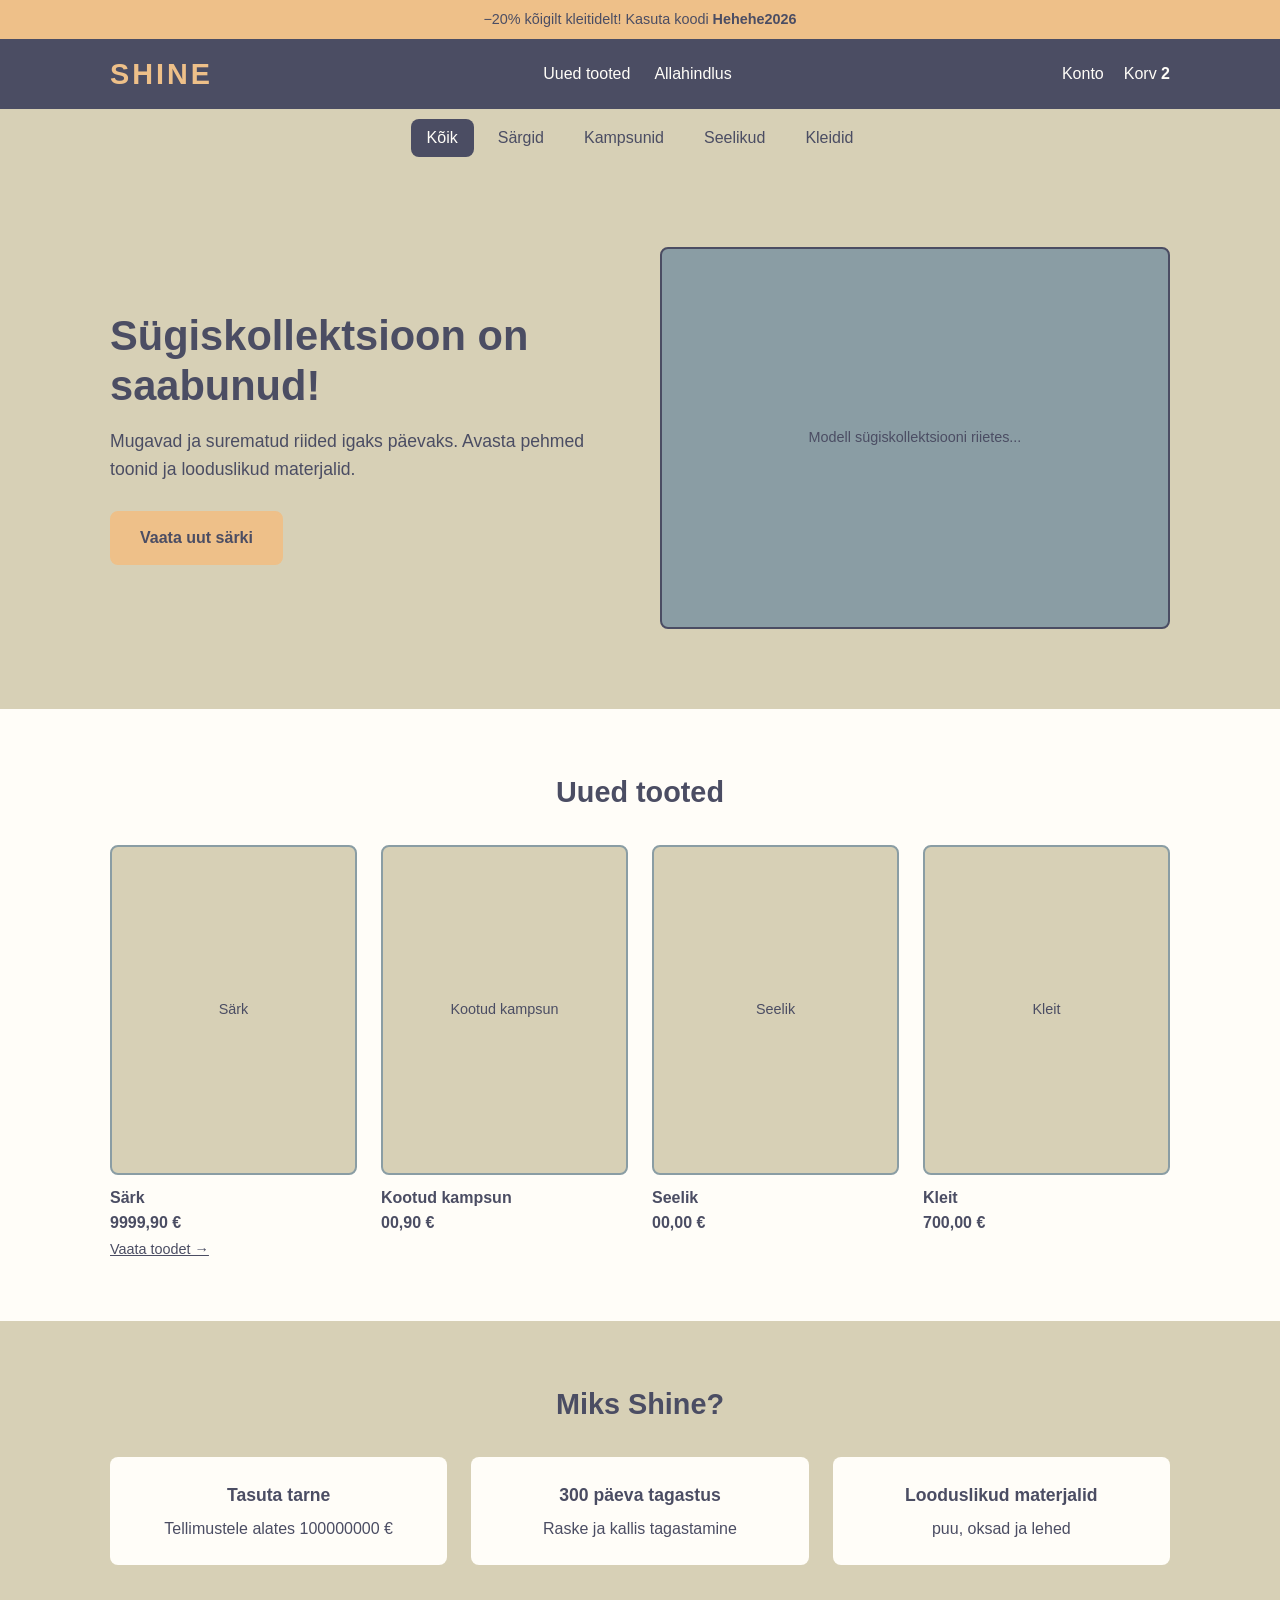
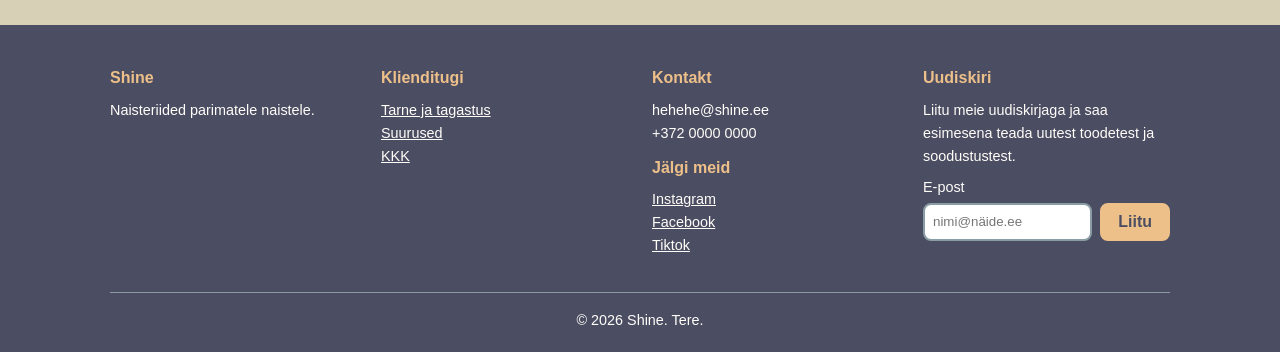
<file: index.html>
<!DOCTYPE html>
<html lang="et">
<head>
  <meta charset="UTF-8">
  <meta name="viewport" content="width=device-width, initial-scale=1.0">
  <title>Shine – naisteriiete pood</title>
  <link rel="stylesheet" href="style.css">
</head>
<body>

  <p class="soodusriba">−20% kõigilt kleitidelt! Kasuta koodi <strong>Hehehe2026</strong></p>

  <header class="pais">
    <div class="konteiner">
      <a href="index.html" class="logo">SHINE</a>
      <nav aria-label="Peamenüü">
        <ul class="menuu">
          <li><a href="#uued">Uued tooted</a></li>
          <li><a href="#">Allahindlus</a></li>
        </ul>
      </nav>
      <div class="pais-lingid">
        <a href="#">Konto</a>
        <a href="korv.html" class="korvi-link">Korv <span class="korvi-arv">2</span></a>
      </div>
    </div>
  </header>
  <nav class="kategooriad" aria-label="Kategooriad">
    <ul class="konteiner">
      <li><a href="index.html#uued" class="aktiivne">Kõik</a></li>
      <li><a href="#">Särgid</a></li>
      <li><a href="#">Kampsunid</a></li>
      <li><a href="#">Seelikud</a></li>
      <li><a href="#">Kleidid</a></li>
    </ul>
  </nav>

  <main>
    <section class="avaplokk">
      <div class="konteiner">
        <div>
          <h1>Sügiskollektsioon on saabunud!</h1>
          <p>Mugavad ja surematud riided igaks päevaks. Avasta pehmed toonid ja looduslikud materjalid.</p>
          <a href="toode.html" class="nupp">Vaata uut särki</a>
        </div>
        <div class="pilt">Modell sügiskollektsiooni riietes...</div>
      </div>
    </section>

    <section class="sektsioon" id="uued">
      <div class="konteiner">
        <h2>Uued tooted</h2>

        <ul class="tooted">
          <li class="kaart">
            <a href="toode.html" class="kaart-link">
              <div class="pilt">Särk</div>
              <h3>Särk</h3>
              <p class="hind">9999,90 €</p>
              <span class="vaata">Vaata toodet →</span>
            </a>
          </li>
          <li class="kaart">
            <div class="pilt">Kootud kampsun</div>
            <h3>Kootud kampsun</h3>
            <p class="hind">00,90 €</p>
          </li>
          <li class="kaart">
            <div class="pilt">Seelik</div>
            <h3>Seelik</h3>
            <p class="hind">00,00 €</p>
          </li>
          <li class="kaart">
            <div class="pilt">Kleit</div>
            <h3>Kleit</h3>
            <p class="hind">700,00 €</p>
          </li>
        </ul>
      </div>
    </section>

    <section class="sektsioon eelised">
      <div class="konteiner">
        <h2>Miks Shine?</h2>
        <ul>
          <li><strong>Tasuta tarne</strong>Tellimustele alates 100000000 €</li>
          <li><strong>300 päeva tagastus</strong>Raske ja kallis tagastamine</li>
          <li><strong>Looduslikud materjalid</strong>puu, oksad ja lehed</li>
        </ul>
      </div>
    </section>
  </main>
  <footer class="jalus">
    <div class="konteiner">
      <div>
        <h2>Shine</h2>
        <p>Naisteriided parimatele naistele.</p>
      </div>
      <div>
        <h2>Klienditugi</h2>
        <ul>
          <li><a href="#">Tarne ja tagastus</a></li>
          <li><a href="#">Suurused</a></li>
          <li><a href="#">KKK</a></li>
        </ul>
      </div>
      <div>
        <h2>Kontakt</h2>
        <p>hehehe@shine.ee<br>+372 0000 0000</p>
        <h2 class="sotsiaal">Jälgi meid</h2>
        <ul>
          <li><a href="#">Instagram</a></li>
          <li><a href="#">Facebook</a></li>
          <li><a href="#">Tiktok</a></li>
        </ul>
      </div>
      <form class="uudiskiri">
        <h2>Uudiskiri</h2>
        <p>Liitu meie uudiskirjaga ja saa esimesena teada uutest toodetest ja soodustustest.</p>
        <label for="epost">E-post</label>
        <div class="uudiskiri-rida">
          <input type="email" id="epost" name="epost" placeholder="nimi@näide.ee" required>
          <button type="submit" class="nupp">Liitu</button>
        </div>
      </form>
      <p class="autorioigus">© 2026 Shine. Tere.</p>
    </div>
  </footer>
</body>
</html>
</file>
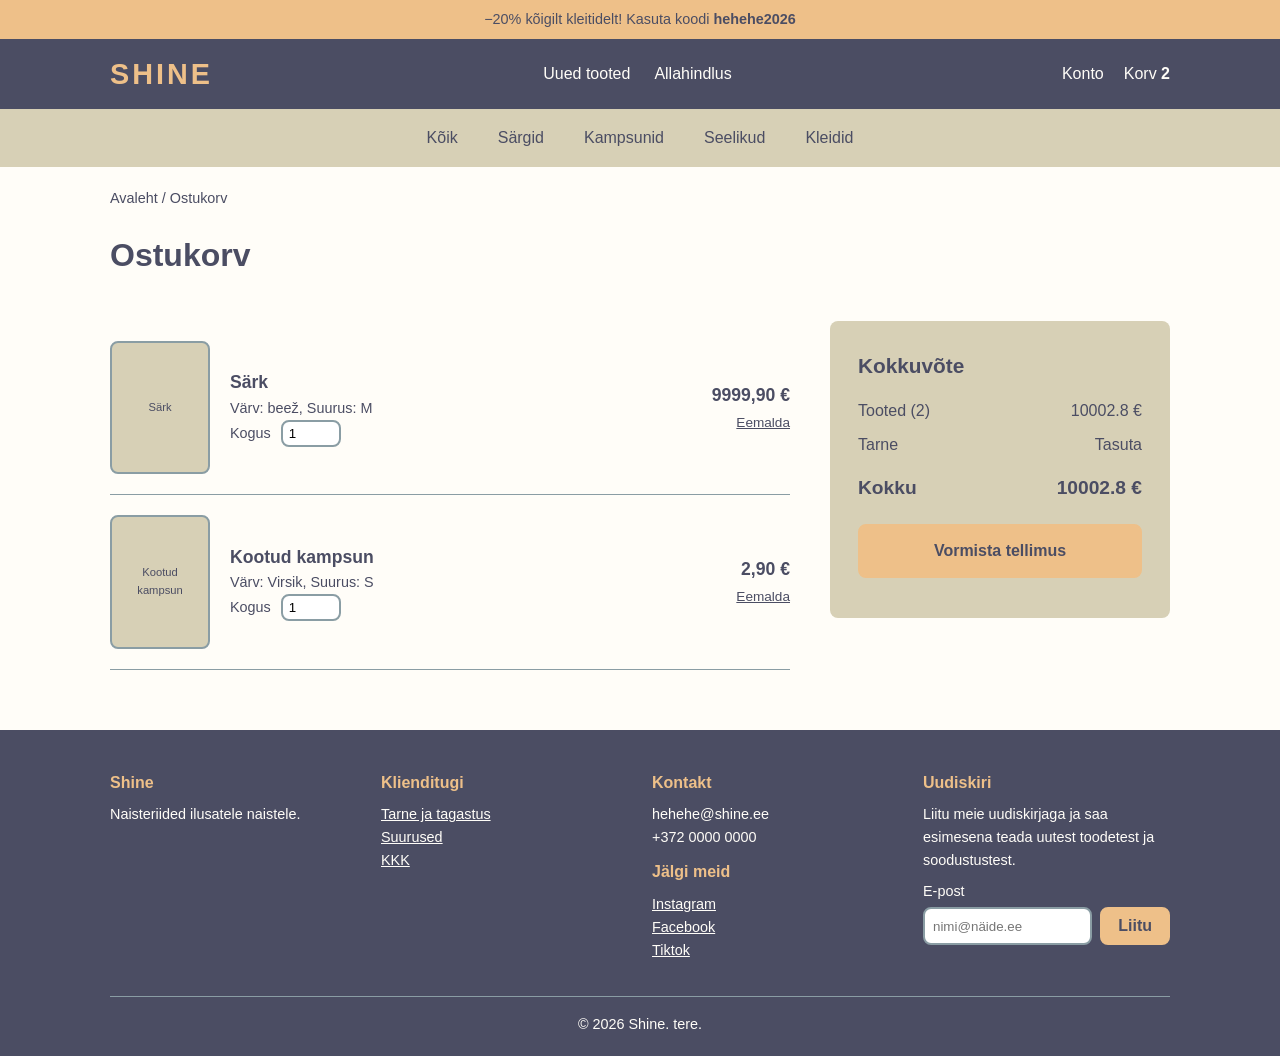
<file: korv.html>
<!DOCTYPE html>
<html lang="et">
<head>
  <meta charset="UTF-8">
  <meta name="viewport" content="width=device-width, initial-scale=1.0">
  <title>Ostukorv – Shine</title>
  <link rel="stylesheet" href="style.css">
</head>
<body>

  <p class="soodusriba">−20% kõigilt kleitidelt! Kasuta koodi <strong>hehehe2026</strong></p>

  <header class="pais">
    <div class="konteiner">
      <a href="index.html" class="logo">SHINE</a>
      <nav aria-label="Peamenüü">
        <ul class="menuu">
          <li><a href="index.html#uued">Uued tooted</a></li>
          <li><a href="#">Allahindlus</a></li>
        </ul>
      </nav>
      <div class="pais-lingid">
        <a href="#">Konto</a>
        <a href="korv.html" class="korvi-link" aria-current="page">Korv <span class="korvi-arv">2</span></a>
      </div>
    </div>
  </header>
  <nav class="kategooriad" aria-label="Kategooriad">
    <ul class="konteiner">
      <li><a href="index.html#uued">Kõik</a></li>
      <li><a href="#">Särgid</a></li>
      <li><a href="#">Kampsunid</a></li>
      <li><a href="#">Seelikud</a></li>
      <li><a href="#">Kleidid</a></li>
    </ul>
  </nav>
  <main class="konteiner">
    <nav class="asukoht" aria-label="Asukoht">
      <a href="index.html">Avaleht</a> / Ostukorv
    </nav>

    <div class="korv">
      <h1>Ostukorv</h1>

      <section aria-label="Tooted korvis">
        <ul class="korvi-tooted">
          <li class="korvi-rida">
            <div class="pilt">Särk</div>
            <div>
              <h2><a href="toode.html">Särk</a></h2>
              <p class="detailid">Värv: beež, Suurus: M</p>
              <label class="detailid">Kogus
                <input type="number" value="1" min="1" max="10" class="kogus-vali">
              </label>
            </div>
            <div class="parem">
              <p class="hind">9999,90 €</p>
              <button type="button" class="eemalda">Eemalda</button>
            </div>
          </li>

          <li class="korvi-rida">
            <div class="pilt">Kootud kampsun</div>
            <div>
              <h2>Kootud kampsun</h2>
              <p class="detailid">Värv: Virsik, Suurus: S</p>
              <label class="detailid">Kogus
                <input type="number" value="1" min="1" max="10" class="kogus-vali">
              </label>
            </div>
            <div class="parem">
              <p class="hind">2,90 €</p>
              <button type="button" class="eemalda">Eemalda</button>
            </div>
          </li>
        </ul>
      </section>

      <aside class="kokkuvote" aria-label="Tellimuse kokkuvõte">
        <h2>Kokkuvõte</h2>
        <dl>
          <dt>Tooted (2)</dt>
          <dd>10002.8 €</dd>
          <dt>Tarne</dt>
          <dd>Tasuta</dd>
          <dt class="kokku">Kokku</dt>
          <dd class="kokku">10002.8 €</dd>
        </dl>
        <a href="#" class="nupp">Vormista tellimus</a>
      </aside>
    </div>
  </main>
  <footer class="jalus">
    <div class="konteiner">
      <div>
        <h2>Shine</h2>
        <p>Naisteriided ilusatele naistele.</p>
      </div>
      <div>
        <h2>Klienditugi</h2>
        <ul>
          <li><a href="#">Tarne ja tagastus</a></li>
          <li><a href="#">Suurused</a></li>
          <li><a href="#">KKK</a></li>
        </ul>
      </div>
      <div>
        <h2>Kontakt</h2>
        <p>hehehe@shine.ee<br>+372 0000 0000</p>
        <h2 class="sotsiaal">Jälgi meid</h2>
        <ul>
          <li><a href="#">Instagram</a></li>
          <li><a href="#">Facebook</a></li>
          <li><a href="#">Tiktok</a></li>
        </ul>
      </div>
      <form class="uudiskiri">
        <h2>Uudiskiri</h2>
        <p>Liitu meie uudiskirjaga ja saa esimesena teada uutest toodetest ja soodustustest.</p>
        <label for="epost">E-post</label>
        <div class="uudiskiri-rida">
          <input type="email" id="epost" name="epost" placeholder="nimi@näide.ee" required>
          <button type="submit" class="nupp">Liitu</button>
        </div>
      </form>
      <p class="autorioigus">© 2026 Shine. tere.</p>
    </div>
  </footer>
</body>
</html>
</file>
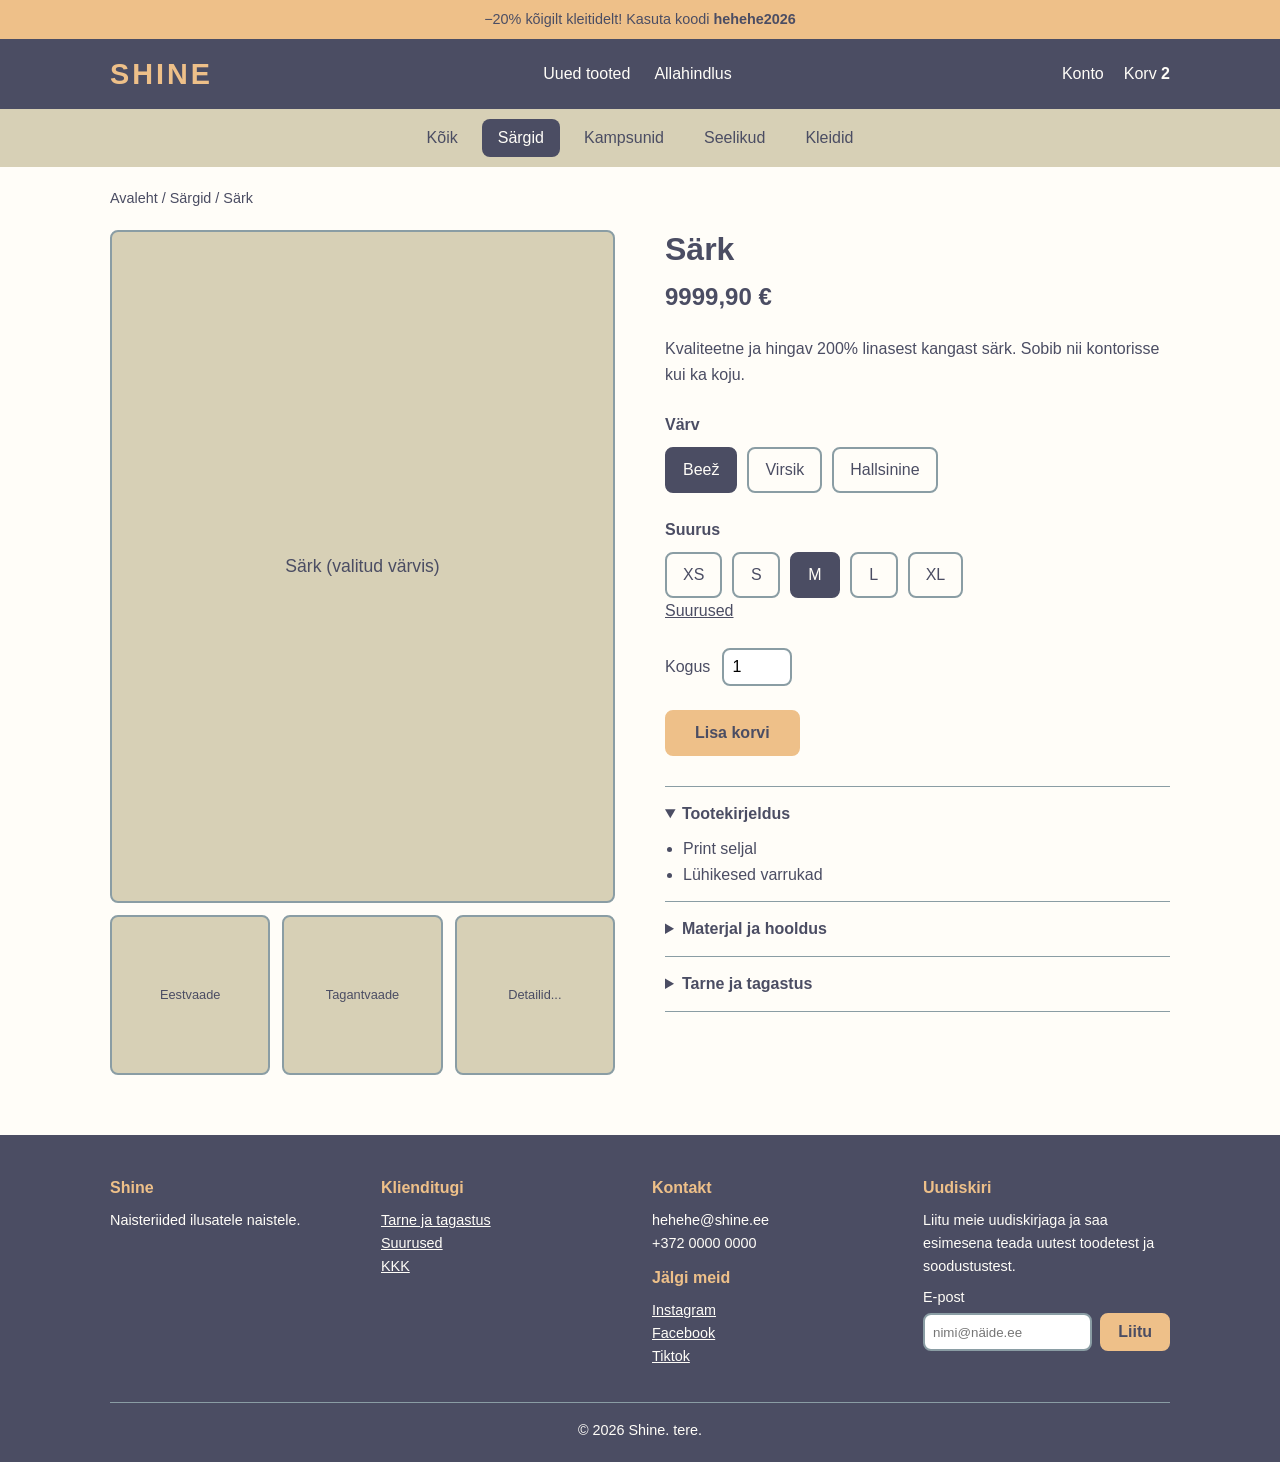
<file: toode.html>
<!DOCTYPE html>
<html lang="et">
<head>
  <meta charset="UTF-8">
  <meta name="viewport" content="width=device-width, initial-scale=1.0">
  <title>Särk – Shine</title>
  <link rel="stylesheet" href="style.css">
</head>
<body>

  <p class="soodusriba">−20% kõigilt kleitidelt! Kasuta koodi <strong>hehehe2026</strong></p>

  <header class="pais">
    <div class="konteiner">
      <a href="index.html" class="logo">SHINE</a>
      <nav aria-label="Peamenüü">
        <ul class="menuu">
          <li><a href="index.html#uued">Uued tooted</a></li>
          <li><a href="#">Allahindlus</a></li>
        </ul>
      </nav>
      <div class="pais-lingid">
        <a href="#">Konto</a>
        <a href="korv.html" class="korvi-link">Korv <span class="korvi-arv">2</span></a>
      </div>
    </div>
  </header>
  <nav class="kategooriad" aria-label="Kategooriad">
    <ul class="konteiner">
      <li><a href="index.html#uued">Kõik</a></li>
      <li><a href="#" class="aktiivne">Särgid</a></li>
      <li><a href="#">Kampsunid</a></li>
      <li><a href="#">Seelikud</a></li>
      <li><a href="#">Kleidid</a></li>
    </ul>
  </nav>

  <main class="konteiner">
    <nav class="asukoht" aria-label="Asukoht">
      <a href="index.html">Avaleht</a> / <a href="#">Särgid</a> / Särk
    </nav>

    <form class="toode" action="korv.html">
      <div>
        <div class="pilt toote-pilt">Särk (valitud värvis)</div>
        <div class="pisipildid">
          <div class="pilt">Eestvaade</div>
          <div class="pilt">Tagantvaade</div>
          <div class="pilt">Detailid...</div>
        </div>
      </div>

      <div>
        <h1>Särk</h1>
        <p class="hind">9999,90 €</p>
        <p class="kirjeldus">Kvaliteetne ja hingav 200% linasest kangast särk. Sobib nii kontorisse kui ka koju.</p>

        <fieldset>
          <legend>Värv</legend>
          <div class="valikud">
            <input type="radio" name="varv" id="v-beez" value="beez" checked>
            <label for="v-beez">Beež</label>

            <input type="radio" name="varv" id="v-liiv" value="liiv">
            <label for="v-liiv">Virsik</label>

            <input type="radio" name="varv" id="v-sinine" value="sinine">
            <label for="v-sinine">Hallsinine</label>
          </div>
        </fieldset>

        <fieldset>
          <legend>Suurus</legend>
          <div class="valikud">
            <input type="radio" name="suurus" id="s-xs" value="XS">
            <label for="s-xs">XS</label>
            <input type="radio" name="suurus" id="s-s" value="S">
            <label for="s-s">S</label>
            <input type="radio" name="suurus" id="s-m" value="M" checked>
            <label for="s-m">M</label>
            <input type="radio" name="suurus" id="s-l" value="L">
            <label for="s-l">L</label>
            <input type="radio" name="suurus" id="s-xl" value="XL">
            <label for="s-xl">XL</label>
          </div>
          <p><a href="#">Suurused</a></p>
        </fieldset>

        <div class="kogus">
          <label for="kogus">Kogus</label>
          <input type="number" id="kogus" name="kogus" value="1" min="1" max="10">
        </div>

        <button type="submit" class="nupp">Lisa korvi</button>

        <div class="toote-info">
          <details open>
            <summary>Tootekirjeldus</summary>
            <ul>
              <li>Print seljal</li>
              <li>Lühikesed varrukad</li>
            </ul>
          </details>
          <details>
            <summary>Materjal ja hooldus</summary>
            <p>200% lina. Pesta 10000 °C juures.</p>
          </details>
          <details>
            <summary>Tarne ja tagastus</summary>
            <p>Tagastada ei saa.</p>
          </details>
        </div>
      </div>
    </form>
  </main>
  <footer class="jalus">
    <div class="konteiner">
      <div>
        <h2>Shine</h2>
        <p>Naisteriided ilusatele naistele.</p>
      </div>
      <div>
        <h2>Klienditugi</h2>
        <ul>
          <li><a href="#">Tarne ja tagastus</a></li>
          <li><a href="#">Suurused</a></li>
          <li><a href="#">KKK</a></li>
        </ul>
      </div>
      <div>
        <h2>Kontakt</h2>
        <p>hehehe@shine.ee<br>+372 0000 0000</p>
        <h2 class="sotsiaal">Jälgi meid</h2>
        <ul>
          <li><a href="#">Instagram</a></li>
          <li><a href="#">Facebook</a></li>
          <li><a href="#">Tiktok</a></li>
        </ul>
      </div>
      <form class="uudiskiri">
        <h2>Uudiskiri</h2>
        <p>Liitu meie uudiskirjaga ja saa esimesena teada uutest toodetest ja soodustustest.</p>
        <label for="epost">E-post</label>
        <div class="uudiskiri-rida">
          <input type="email" id="epost" name="epost" placeholder="nimi@näide.ee" required>
          <button type="submit" class="nupp">Liitu</button>
        </div>
      </form>
      <p class="autorioigus">© 2026 Shine. tere.</p>
    </div>
  </footer>
</body>
</html>
</file>
<file: style.css>
/* Värvid */
:root {
  --liiv: #EEC089;
  --beez: #D7D0B6;
  --hall: #8A9DA4;
  --tume: #4B4D63;
  --valge: #FFFDF8;
  --raadius: 8px;
  --laius: 1100px;
}

* {
  box-sizing: border-box;
  margin: 0;
  padding: 0;
}

body {
  font-family: "Segoe UI", Arial, sans-serif;
  color: var(--tume);
  background: var(--valge);
  line-height: 1.6;
}

a {
  color: var(--tume);
}

img {
  max-width: 100%;
}

.konteiner {
  max-width: var(--laius);
  margin: 0 auto;
  padding: 0 20px;
}

/* Ühised stiilireglid: */
.logo,
.menuu a,
.pais-lingid a,
.kaart-link,
.asukoht a,
.korvi-rida h2 a,
.nupp {
  text-decoration: none;
}

.pilt,
.valikud label,
.kogus input,
.kogus-vali,
.uudiskiri input {
  border: 2px solid var(--hall);
  border-radius: var(--raadius);
}

.pais {
  background: var(--tume);
  color: var(--valge);
}

.pais .konteiner {
  display: flex;
  align-items: center;
  justify-content: space-between;
  min-height: 70px;
  gap: 20px;
}

.logo {
  font-size: 1.8rem;
  font-weight: 700;
  letter-spacing: 3px;
  color: var(--liiv);
}

.menuu {
  display: flex;
  gap: 24px;
  list-style: none;
}

.menuu a,
.pais-lingid a {
  color: var(--valge);
}

.pais-lingid {
  display: flex;
  gap: 20px;
}

.menuu a:hover,
.menuu a:focus {
  color: var(--liiv);
}

.korvi-arv {
  font-weight: 700;
}

.nupp {
  display: inline-block;
  background: var(--liiv);
  color: var(--tume);
  font-weight: 600;
  font-size: 1rem;
  padding: 12px 28px;
  border: 2px solid var(--liiv);
  border-radius: var(--raadius);
  cursor: pointer;
  transition: background 0.2s;
}

.nupp:hover,
.nupp:focus {
  background: var(--valge);
}

.pilt {
  display: flex;
  align-items: center;
  justify-content: center;
  aspect-ratio: 3 / 4;
  background: var(--beez);
  font-size: 0.9rem;
  text-align: center;
  padding: 10px;
}

.avaplokk {
  background: var(--beez);
  padding: 80px 0;
}

.avaplokk .konteiner {
  display: grid;
  grid-template-columns: 1fr 1fr;
  gap: 40px;
  align-items: center;
}

.avaplokk h1 {
  font-size: 2.6rem;
  line-height: 1.2;
  margin-bottom: 16px;
}

.avaplokk p {
  font-size: 1.1rem;
  margin-bottom: 28px;
}

.avaplokk .pilt {
  background: var(--hall);
  border-color: var(--tume);
  aspect-ratio: 4 / 3;
}

.sektsioon {
  padding: 60px 0;
}

.sektsioon h2 {
  font-size: 1.8rem;
  margin-bottom: 30px;
  text-align: center;
}

.tooted {
  display: grid;
  grid-template-columns: repeat(4, 1fr);
  gap: 24px;
  list-style: none;
}

.kaart h3 {
  font-size: 1rem;
  margin-top: 10px;
}

.kaart .hind {
  font-weight: 600;
}

.kaart-link {
  display: block;
}

.kaart-link .pilt {
  transition: transform 0.2s;
}

.kaart-link:hover .pilt,
.kaart-link:focus .pilt {
  transform: translateY(-4px);
  border-color: var(--tume);
}

.vaata {
  font-size: 0.9rem;
  text-decoration: underline;
}

.eelised {
  background: var(--beez);
}

.eelised ul {
  display: grid;
  grid-template-columns: repeat(3, 1fr);
  gap: 24px;
  list-style: none;
  text-align: center;
}

.eelised li {
  background: var(--valge);
  padding: 24px;
  border-radius: var(--raadius);
}

.eelised strong {
  display: block;
  font-size: 1.1rem;
  margin-bottom: 6px;
}

.asukoht {
  padding: 20px 0;
  font-size: 0.9rem;
}

.toode {
  display: grid;
  grid-template-columns: 1fr 1fr;
  gap: 50px;
  padding-bottom: 60px;
}

.toode h1 {
  font-size: 2rem;
  line-height: 1.2;
}

.toode .hind {
  font-size: 1.5rem;
  font-weight: 700;
  margin: 10px 0 20px;
}

.toode .kirjeldus {
  margin-bottom: 24px;
}

.toode fieldset {
  border: none;
  margin-bottom: 24px;
}

.toode legend {
  font-weight: 600;
  margin-bottom: 10px;
}

.valikud {
  display: flex;
  flex-wrap: wrap;
  gap: 10px;
}

.valikud input {
  position: absolute;
  opacity: 0;
}

.valikud label {
  cursor: pointer;
  padding: 8px 16px;
  min-width: 48px;
  text-align: center;
}

.valikud input:checked + label {
  border-color: var(--tume);
  background: var(--tume);
  color: var(--valge);
}

.valikud input:focus-visible + label {
  outline: 3px solid var(--liiv);
  outline-offset: 2px;
}

.toote-pilt {
  font-size: 1.1rem;
}

.pisipildid {
  display: grid;
  grid-template-columns: repeat(3, 1fr);
  gap: 12px;
  margin-top: 12px;
}

.pisipildid .pilt {
  aspect-ratio: 1;
  font-size: 0.8rem;
}

.kogus {
  display: flex;
  align-items: center;
  gap: 12px;
  margin-bottom: 24px;
}

.kogus input {
  width: 70px;
  padding: 8px;
  font-size: 1rem;
}

.toote-info {
  margin-top: 30px;
  border-top: 1px solid var(--hall);
}

.toote-info details {
  border-bottom: 1px solid var(--hall);
  padding: 14px 0;
}

.toote-info summary {
  cursor: pointer;
  font-weight: 600;
}

.toote-info details p,
.toote-info details ul {
  margin-top: 10px;
  padding-left: 18px;
}

.korv {
  display: grid;
  grid-template-columns: 2fr 1fr;
  gap: 40px;
  align-items: start;
  padding-bottom: 60px;
}

.korv h1 {
  grid-column: 1 / -1;
  font-size: 2rem;
}

.korvi-tooted {
  list-style: none;
}

.korvi-rida {
  display: grid;
  grid-template-columns: 100px 1fr auto;
  gap: 20px;
  align-items: center;
  padding: 20px 0;
  border-bottom: 1px solid var(--hall);
}

.korvi-rida .pilt {
  font-size: 0.7rem;
}

.korvi-rida h2 {
  font-size: 1.1rem;
}

.korvi-rida .detailid {
  font-size: 0.9rem;
}

.korvi-rida .parem {
  text-align: right;
}

.korvi-rida .hind {
  font-weight: 700;
  font-size: 1.1rem;
}

.kogus-vali {
  width: 60px;
  padding: 4px 6px;
  margin-left: 6px;
}

.eemalda {
  background: none;
  border: none;
  text-decoration: underline;
  color: var(--tume);
  cursor: pointer;
  font-size: 0.85rem;
  margin-top: 6px;
}

.kokkuvote {
  background: var(--beez);
  padding: 28px;
  border-radius: var(--raadius);
}

.kokkuvote h2 {
  font-size: 1.3rem;
  margin-bottom: 16px;
}

.kokkuvote dl {
  display: grid;
  grid-template-columns: 1fr auto;
  gap: 8px;
  margin-bottom: 20px;
}

.kokkuvote dd {
  text-align: right;
}

.kokkuvote .kokku {
  font-weight: 700;
  font-size: 1.2rem;
  padding-top: 8px;
}

.kokkuvote .nupp {
  width: 100%;
  text-align: center;
  margin-bottom: 12px;
}

.jalus {
  background: var(--tume);
  color: var(--valge);
  padding: 40px 0 20px;
  font-size: 0.9rem;
}

.jalus .konteiner {
  display: grid;
  grid-template-columns: repeat(4, 1fr);
  gap: 24px;
}

.jalus h2 {
  font-size: 1rem;
  color: var(--liiv);
  margin-bottom: 8px;
}

.jalus a {
  color: var(--valge);
}

.jalus ul {
  list-style: none;
}

.autorioigus {
  grid-column: 1 / -1;
  text-align: center;
  border-top: 1px solid var(--hall);
  padding-top: 16px;
  margin-top: 10px;
}

.kategooriad {
  background: var(--beez);
}

.kategooriad ul {
  display: flex;
  flex-wrap: wrap;
  justify-content: center;
  gap: 8px;
  list-style: none;
  padding-top: 10px;
  padding-bottom: 10px;
}

.kategooriad a {
  display: block;
  padding: 6px 16px;
  border-radius: var(--raadius);
  text-decoration: none;
}

.kategooriad a:hover,
.kategooriad a:focus,
.kategooriad .aktiivne {
  background: var(--tume);
  color: var(--valge);
}

.soodusriba {
  background: var(--liiv);
  text-align: center;
  padding: 8px 20px;
  font-size: 0.9rem;
}

.jalus .sotsiaal {
  margin-top: 10px;
}

.uudiskiri label {
  display: block;
  margin: 8px 0 4px;
}

.uudiskiri-rida {
  display: flex;
  flex-wrap: wrap;
  gap: 8px;
}

.uudiskiri input {
  flex: 1;
  min-width: 0;
  padding: 8px;
}

.uudiskiri .nupp {
  padding: 8px 16px;
}

@media (max-width: 800px) {
  .menuu {
    display: none; 
  }

  .avaplokk .konteiner,
  .toode,
  .korv,
  .jalus .konteiner {
    grid-template-columns: 1fr;
  }

  .avaplokk {
    padding: 40px 0;
  }

  .avaplokk h1 {
    font-size: 2rem;
  }

  .tooted {
    grid-template-columns: repeat(2, 1fr);
  }

  .eelised ul {
    grid-template-columns: 1fr;
  }

  .korvi-rida {
    grid-template-columns: 80px 1fr;
  }

  .korvi-rida .parem {
    grid-column: 2;
    text-align: left;
  }
}
</file>
